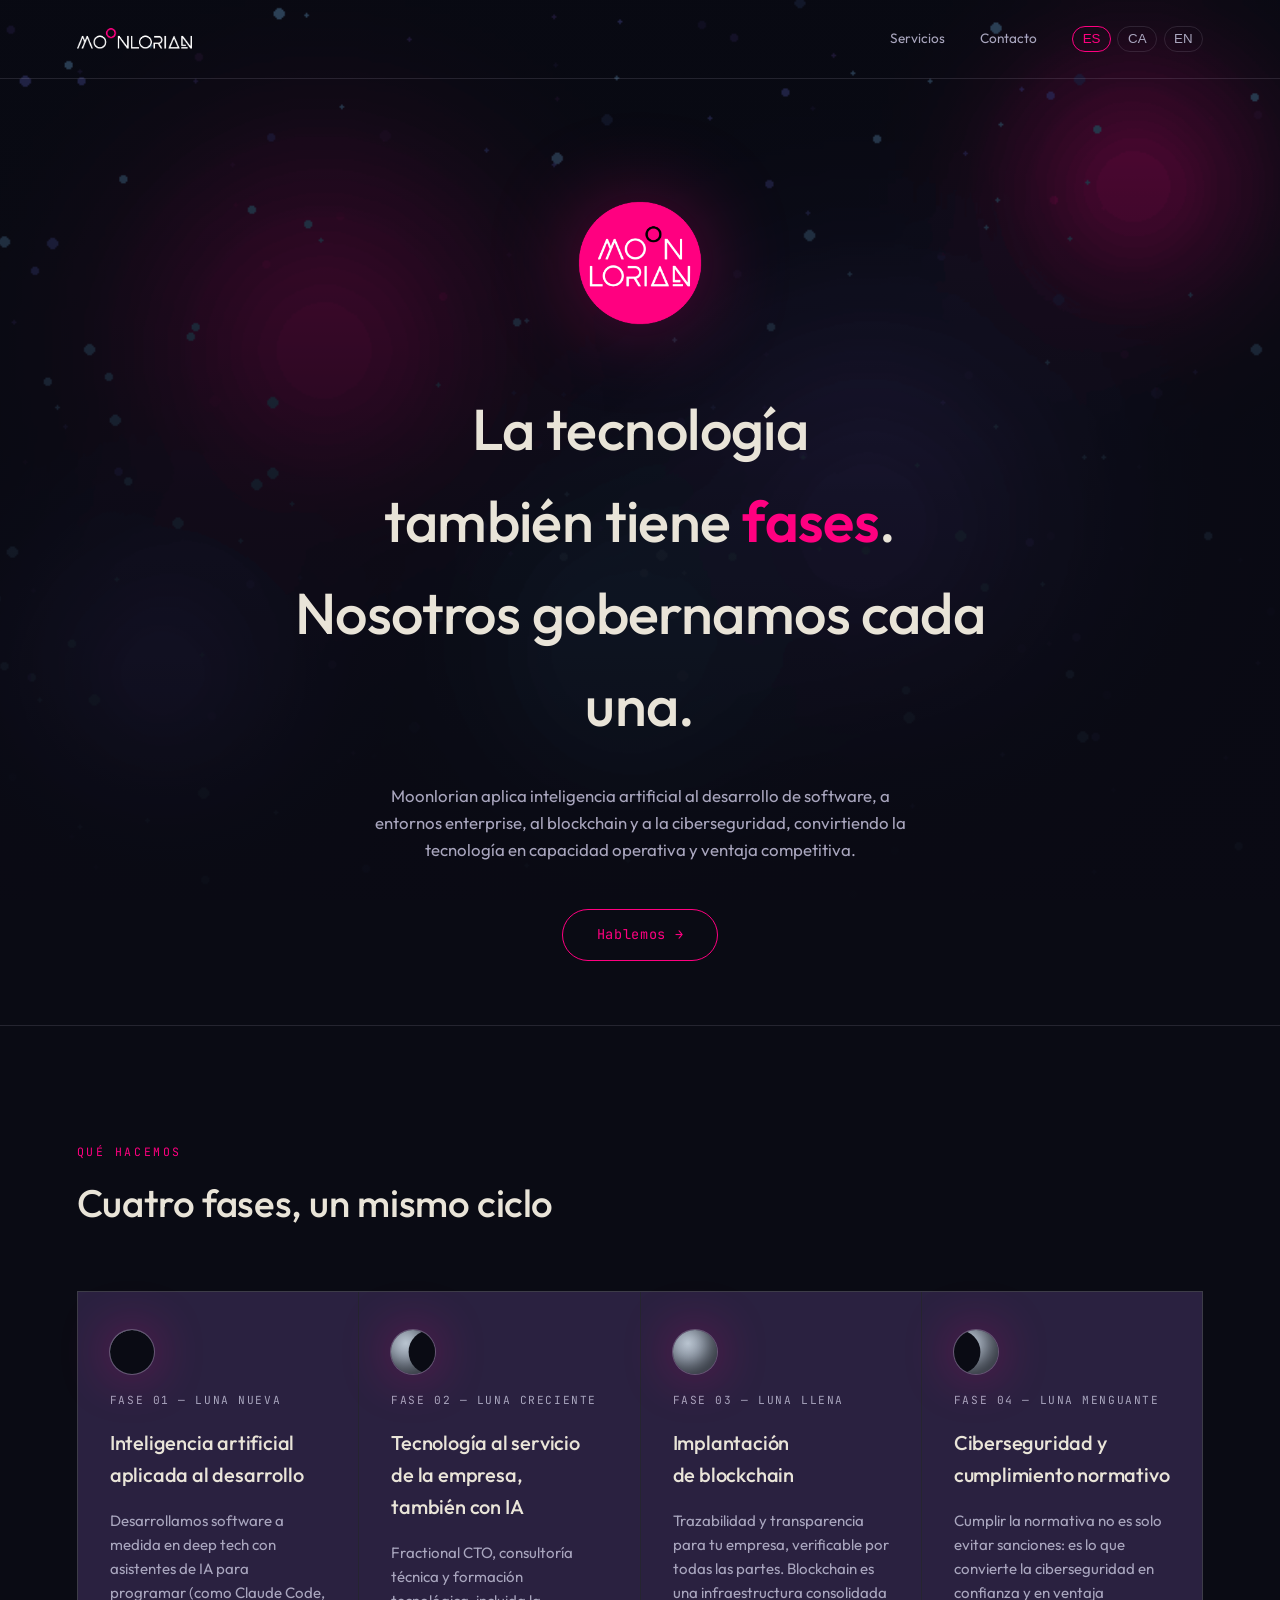
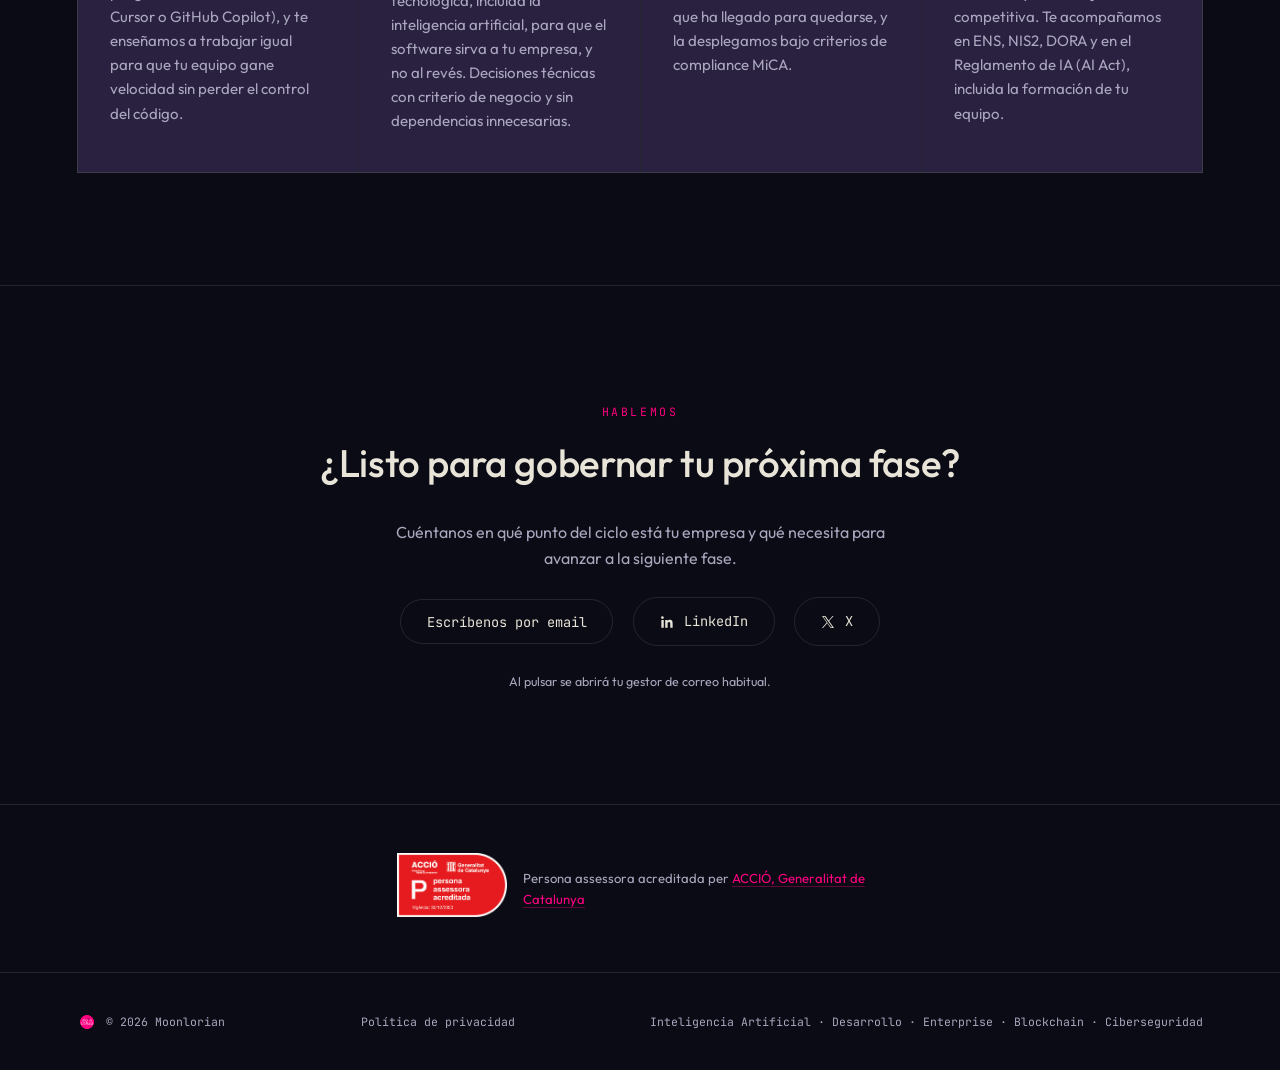
<file: index.html>
<!DOCTYPE html>
<html lang="es">
<head>
<meta charset="UTF-8">
<meta name="viewport" content="width=device-width, initial-scale=1.0">
<title id="doc-title">Moonlorian — IA, blockchain y ciberseguridad</title>
<meta name="description" id="meta-description" content="Moonlorian aplica inteligencia artificial al desarrollo de software, a entornos enterprise, al blockchain y a la ciberseguridad.">
<meta name="theme-color" content="#0A0B14">
<link rel="canonical" href="https://www.moonlorian.com/">
<meta property="og:type" content="website">
<meta property="og:site_name" content="Moonlorian">
<meta property="og:url" content="https://www.moonlorian.com/">
<meta property="og:title" id="og-title" content="Moonlorian — IA, blockchain y ciberseguridad">
<meta property="og:description" id="og-description" content="Moonlorian aplica inteligencia artificial al desarrollo de software, a entornos enterprise, al blockchain y a la ciberseguridad.">
<meta property="og:image" content="https://www.moonlorian.com/assets/og-image.png">
<meta property="og:image:width" content="1200">
<meta property="og:image:height" content="630">
<meta property="og:image:alt" content="Moonlorian — IA, blockchain y ciberseguridad">
<meta property="og:locale" content="es_ES">
<meta name="twitter:card" content="summary_large_image">
<link rel="icon" type="image/png" href="assets/logo-redondo-magenta.png">
<link rel="preconnect" href="https://fonts.googleapis.com">
<link rel="preconnect" href="https://fonts.gstatic.com" crossorigin>
<link href="https://fonts.googleapis.com/css2?family=Outfit:wght@300;400;500;600;700&family=JetBrains+Mono:wght@400;500&display=swap" rel="stylesheet">
<link rel="stylesheet" href="styles.css">
</head>
<body>

  <div class="bg-galaxy" aria-hidden="true"></div>

  <header class="nav">
    <img class="brand-logo" src="assets/logo-horitzontal-blanco.png" alt="Moonlorian" height="26">
    <div class="nav-right">
      <nav class="nav-links">
        <a href="#servicios" data-i18n="nav_servicios">Servicios</a>
        <a href="#contacto" data-i18n="nav_contacto">Contacto</a>
      </nav>
      <div class="lang-switch" role="group" aria-label="Idioma">
        <button type="button" data-lang="es" class="active">ES</button>
        <button type="button" data-lang="ca">CA</button>
        <button type="button" data-lang="en">EN</button>
      </div>
    </div>
  </header>

  <section class="hero" id="inicio">
    <img class="hero-mark" src="assets/logo-redondo-magenta.png" alt="Moonlorian" width="176" height="176">
    <h1 data-i18n-html="hero_title">La tecnología también tiene <span>fases</span>.<br>Nosotros gobernamos cada una.</h1>
    <p class="subtitle" data-i18n="hero_subtitle">Moonlorian aplica inteligencia artificial al desarrollo de software, a entornos enterprise, al blockchain y a la ciberseguridad, convirtiendo la tecnología en capacidad operativa y ventaja competitiva.</p>
    <a class="cta" href="#contacto" data-i18n="hero_cta">Hablemos →</a>
  </section>

  <section class="section" id="servicios">
    <div class="section-head reveal">
      <span class="eyebrow" data-i18n="serv_eyebrow">Qué hacemos</span>
      <h2 data-i18n="serv_title">Cuatro fases, un mismo ciclo</h2>
    </div>
    <div class="phases-grid">
      <div class="phase-card reveal">
        <div class="moon phase-new" aria-hidden="true"></div>
        <span class="phase-label" data-i18n="phase1_label">Fase 01 — Luna nueva</span>
        <h3 data-i18n="phase1_title">Inteligencia artificial aplicada al desarrollo</h3>
        <p data-i18n="phase1_desc">Desarrollamos software a medida en deep tech con asistentes de IA para programar (como Claude Code, Cursor o GitHub Copilot), y te enseñamos a trabajar igual para que tu equipo gane velocidad sin perder el control del código.</p>
      </div>
      <div class="phase-card reveal">
        <div class="moon phase-waxing" aria-hidden="true"></div>
        <span class="phase-label" data-i18n="phase2_label">Fase 02 — Luna creciente</span>
        <h3 data-i18n="phase2_title">Tecnología al servicio de la empresa, también con IA</h3>
        <p data-i18n="phase2_desc">Fractional CTO, consultoría técnica y formación tecnológica, incluida la inteligencia artificial, para que el software sirva a tu empresa, y no al revés. Decisiones técnicas con criterio de negocio y sin dependencias innecesarias.</p>
      </div>
      <div class="phase-card reveal">
        <div class="moon phase-full" aria-hidden="true"></div>
        <span class="phase-label" data-i18n="phase3_label">Fase 03 — Luna llena</span>
        <h3 data-i18n="phase3_title">Implantación de blockchain</h3>
        <p data-i18n="phase3_desc">Trazabilidad y transparencia para tu empresa, verificable por todas las partes. Blockchain es una infraestructura consolidada que ha llegado para quedarse, y la desplegamos bajo criterios de compliance MiCA.</p>
      </div>
      <div class="phase-card reveal">
        <div class="moon phase-waning" aria-hidden="true"></div>
        <span class="phase-label" data-i18n="phase4_label">Fase 04 — Luna menguante</span>
        <h3 data-i18n="phase4_title">Ciberseguridad y cumplimiento normativo</h3>
        <p data-i18n="phase4_desc">Cumplir la normativa no es solo evitar sanciones: es lo que convierte la ciberseguridad en confianza y en ventaja competitiva. Te acompañamos en ENS, NIS2, DORA y en el Reglamento de IA (AI Act), incluida la formación de tu equipo.</p>
      </div>
    </div>
  </section>

  <section class="section contacto" id="contacto">
    <div class="section-head reveal">
      <span class="eyebrow" data-i18n="contact_eyebrow">Hablemos</span>
      <h2 data-i18n="contact_title">¿Listo para gobernar tu próxima fase?</h2>
    </div>
    <p class="reveal" style="color:var(--ink-dim); max-width:46ch;" data-i18n="contact_p">Cuéntanos en qué punto del ciclo está tu empresa y qué necesita para avanzar a la siguiente fase.</p>
    <div class="contact-links reveal">
      <button type="button" id="contact-email-btn" data-i18n="contact_email_btn">Escríbenos por email</button>
      <a href="https://es.linkedin.com/company/moonlorian" target="_blank" rel="noopener" aria-label="LinkedIn">
        <svg viewBox="0 0 24 24" fill="currentColor" aria-hidden="true"><path d="M20.45 20.45h-3.56v-5.57c0-1.33-.02-3.04-1.85-3.04-1.85 0-2.14 1.45-2.14 2.94v5.67H9.34V9h3.42v1.56h.05c.48-.9 1.64-1.85 3.37-1.85 3.6 0 4.27 2.37 4.27 5.46v6.28zM5.34 7.43a2.07 2.07 0 1 1 0-4.13 2.07 2.07 0 0 1 0 4.13zM7.12 20.45H3.56V9h3.56v11.45z"/></svg>
        <span>LinkedIn</span>
      </a>
      <a href="https://x.com/moonlorian" target="_blank" rel="noopener" aria-label="X">
        <svg viewBox="0 0 24 24" fill="currentColor" aria-hidden="true"><path d="M13.6 10.6 20.4 3h-1.6l-5.9 6.6L8.2 3H3l7.1 9.9L3 21h1.6l6.2-7 5 7H21l-7.4-10.4Zm-2.2 2.5-.7-1L5 4.3h2.2l4.6 6.4.7 1 6 8.3h-2.2l-4.9-6.5Z"/></svg>
        <span>X</span>
      </a>
    </div>
    <p class="contact-note reveal" data-i18n="contact_note">Al pulsar se abrirá tu gestor de correo habitual.</p>
  </section>

  <section class="accreditation reveal">
    <a href="http://www.accio.gencat.cat" target="_blank" rel="noopener">
      <img src="assets/segell-accio-horitzontal.png" alt="Segell ACCIÓ — Persona assessora acreditada">
    </a>
    <p class="accreditation-text">
      <span data-i18n="accreditation_text">Persona assessora acreditada per</span>
      <a href="https://www.accio.gencat.cat/ca/serveis/processos-acreditacio/persones-assessores/" target="_blank" rel="noopener" data-i18n="accreditation_link">ACCIÓ, Generalitat de Catalunya</a>
    </p>
  </section>

  <footer class="site-footer">
    <span class="footer-brand">
      <img src="assets/logo-redondo-magenta.png" alt="" width="20" height="20" style="border-radius:50%;">
      © 2026 Moonlorian
    </span>
    <span class="footer-links">
      <a href="privacidad.html" data-i18n="footer_privacy">Política de privacidad</a>
    </span>
    <span data-i18n="footer_tagline">Inteligencia Artificial · Desarrollo · Enterprise · Blockchain · Ciberseguridad</span>
  </footer>

  <script src="script.js"></script>
</body>
</html>
</file>
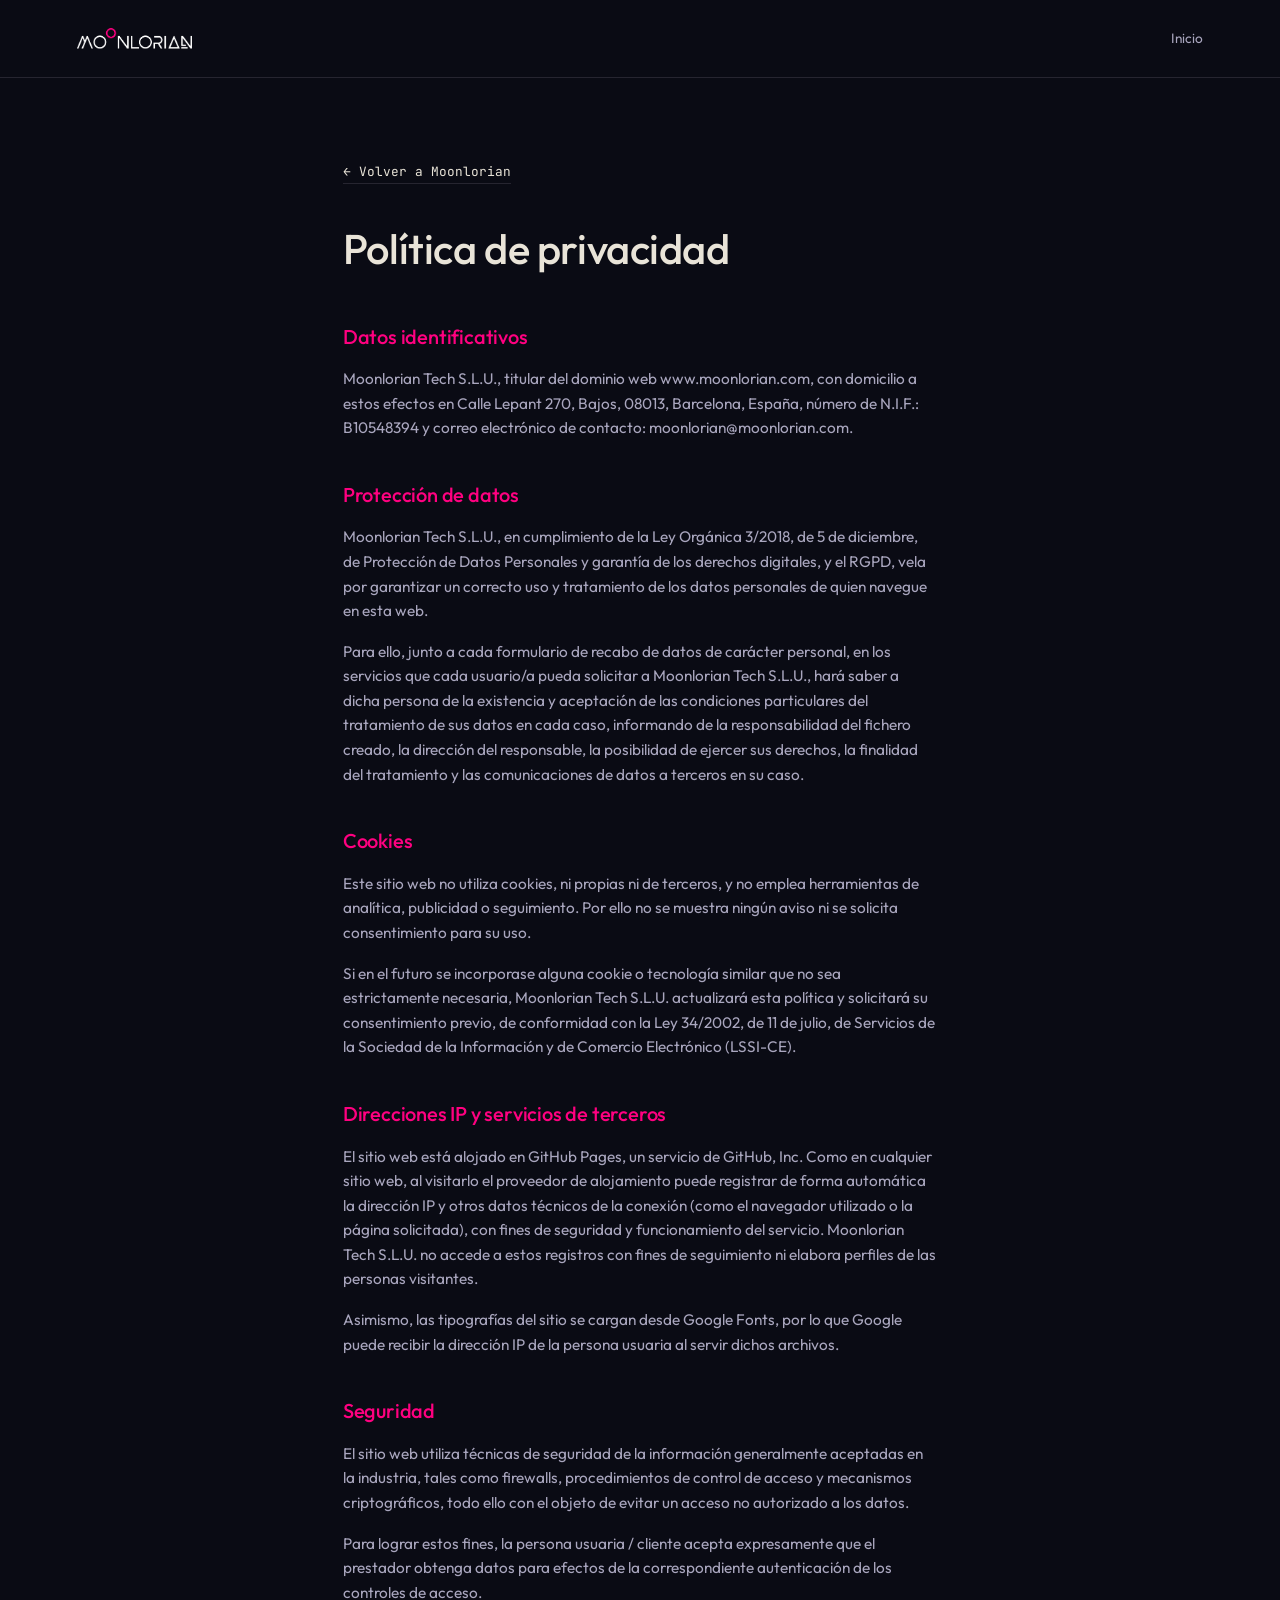
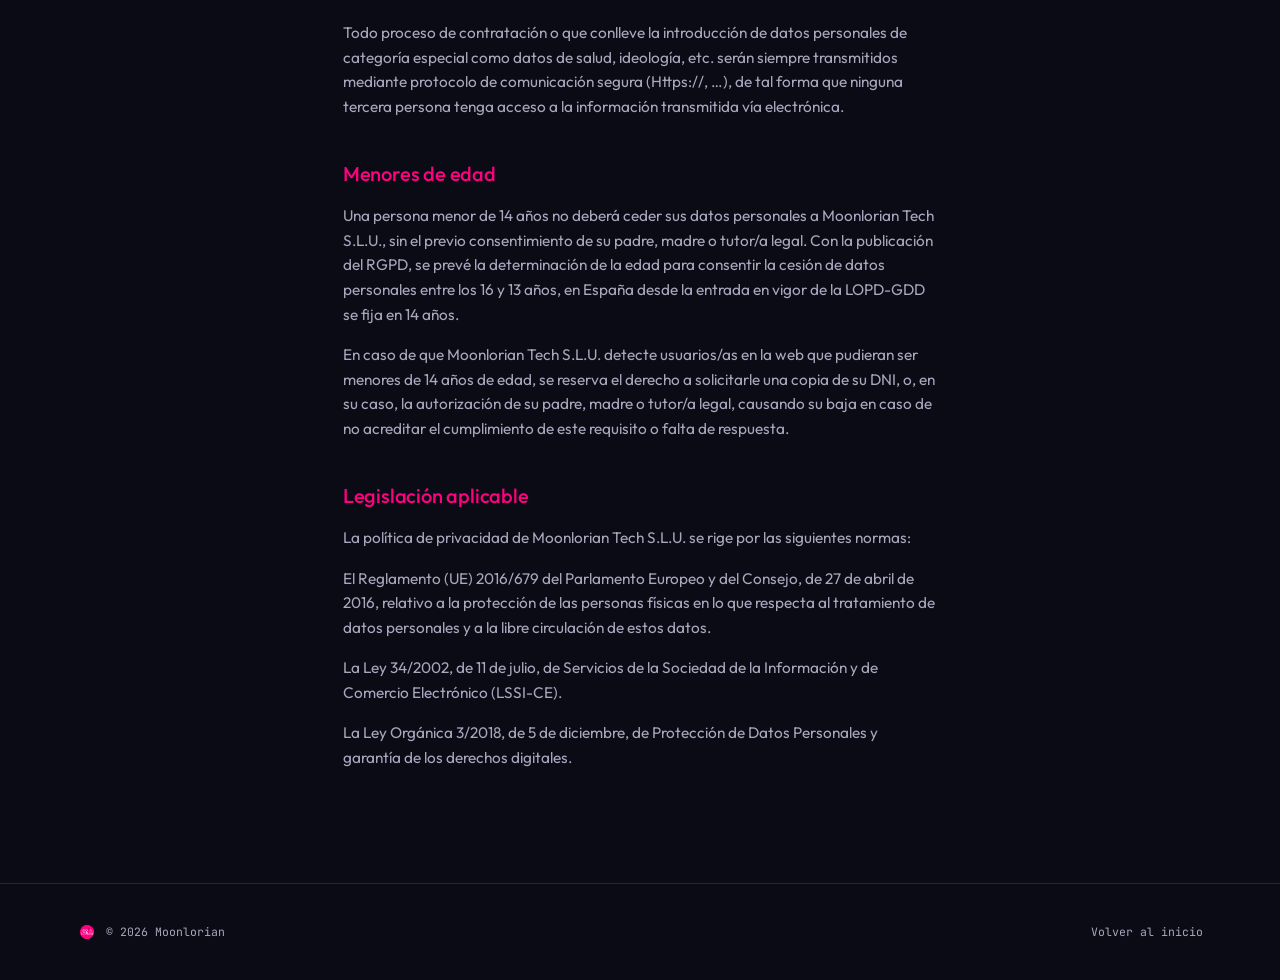
<file: privacidad.html>
<!DOCTYPE html>
<html lang="es">
<head>
<meta charset="UTF-8">
<meta name="viewport" content="width=device-width, initial-scale=1.0">
<title>Política de privacidad — Moonlorian</title>
<meta name="description" content="Política de privacidad de Moonlorian Tech S.L.U.: protección de datos y cookies.">
<meta name="theme-color" content="#0A0B14">
<link rel="canonical" href="https://www.moonlorian.com/privacidad.html">
<link rel="icon" type="image/png" href="assets/logo-redondo-magenta.png">
<link rel="preconnect" href="https://fonts.googleapis.com">
<link rel="preconnect" href="https://fonts.gstatic.com" crossorigin>
<link href="https://fonts.googleapis.com/css2?family=Outfit:wght@300;400;500;600;700&family=JetBrains+Mono:wght@400;500&display=swap" rel="stylesheet">
<link rel="stylesheet" href="styles.css">
</head>
<body>

  <header class="nav">
    <img class="brand-logo" src="assets/logo-horitzontal-blanco.png" alt="Moonlorian" height="26">
    <div class="nav-right">
      <nav class="nav-links">
        <a href="index.html">Inicio</a>
      </nav>
    </div>
  </header>

  <main class="legal">
    <a class="back-link" href="index.html">← Volver a Moonlorian</a>
    <h1>Política de privacidad</h1>

    <h2>Datos identificativos</h2>
    <p>Moonlorian Tech S.L.U., titular del dominio web www.moonlorian.com, con domicilio a estos efectos en Calle Lepant 270, Bajos, 08013, Barcelona, España, número de N.I.F.: B10548394 y correo electrónico de contacto: moonlorian@moonlorian.com.</p>

    <h2>Protección de datos</h2>
    <p>Moonlorian Tech S.L.U., en cumplimiento de la Ley Orgánica 3/2018, de 5 de diciembre, de Protección de Datos Personales y garantía de los derechos digitales, y el RGPD, vela por garantizar un correcto uso y tratamiento de los datos personales de quien navegue en esta web.</p>
    <p>Para ello, junto a cada formulario de recabo de datos de carácter personal, en los servicios que cada usuario/a pueda solicitar a Moonlorian Tech S.L.U., hará saber a dicha persona de la existencia y aceptación de las condiciones particulares del tratamiento de sus datos en cada caso, informando de la responsabilidad del fichero creado, la dirección del responsable, la posibilidad de ejercer sus derechos, la finalidad del tratamiento y las comunicaciones de datos a terceros en su caso.</p>

    <h2>Cookies</h2>
    <p>Este sitio web no utiliza cookies, ni propias ni de terceros, y no emplea herramientas de analítica, publicidad o seguimiento. Por ello no se muestra ningún aviso ni se solicita consentimiento para su uso.</p>
    <p>Si en el futuro se incorporase alguna cookie o tecnología similar que no sea estrictamente necesaria, Moonlorian Tech S.L.U. actualizará esta política y solicitará su consentimiento previo, de conformidad con la Ley 34/2002, de 11 de julio, de Servicios de la Sociedad de la Información y de Comercio Electrónico (LSSI-CE).</p>

    <h2>Direcciones IP y servicios de terceros</h2>
    <p>El sitio web está alojado en GitHub Pages, un servicio de GitHub, Inc. Como en cualquier sitio web, al visitarlo el proveedor de alojamiento puede registrar de forma automática la dirección IP y otros datos técnicos de la conexión (como el navegador utilizado o la página solicitada), con fines de seguridad y funcionamiento del servicio. Moonlorian Tech S.L.U. no accede a estos registros con fines de seguimiento ni elabora perfiles de las personas visitantes.</p>
    <p>Asimismo, las tipografías del sitio se cargan desde Google Fonts, por lo que Google puede recibir la dirección IP de la persona usuaria al servir dichos archivos.</p>

    <h2>Seguridad</h2>
    <p>El sitio web utiliza técnicas de seguridad de la información generalmente aceptadas en la industria, tales como firewalls, procedimientos de control de acceso y mecanismos criptográficos, todo ello con el objeto de evitar un acceso no autorizado a los datos.</p>
    <p>Para lograr estos fines, la persona usuaria / cliente acepta expresamente que el prestador obtenga datos para efectos de la correspondiente autenticación de los controles de acceso.</p>
    <p>Todo proceso de contratación o que conlleve la introducción de datos personales de categoría especial como datos de salud, ideología, etc. serán siempre transmitidos mediante protocolo de comunicación segura (Https://, …), de tal forma que ninguna tercera persona tenga acceso a la información transmitida vía electrónica.</p>

    <h2>Menores de edad</h2>
    <p>Una persona menor de 14 años no deberá ceder sus datos personales a Moonlorian Tech S.L.U., sin el previo consentimiento de su padre, madre o tutor/a legal. Con la publicación del RGPD, se prevé la determinación de la edad para consentir la cesión de datos personales entre los 16 y 13 años, en España desde la entrada en vigor de la LOPD-GDD se fija en 14 años.</p>
    <p>En caso de que Moonlorian Tech S.L.U. detecte usuarios/as en la web que pudieran ser menores de 14 años de edad, se reserva el derecho a solicitarle una copia de su DNI, o, en su caso, la autorización de su padre, madre o tutor/a legal, causando su baja en caso de no acreditar el cumplimiento de este requisito o falta de respuesta.</p>

    <h2>Legislación aplicable</h2>
    <p>La política de privacidad de Moonlorian Tech S.L.U. se rige por las siguientes normas:</p>
    <p>El Reglamento (UE) 2016/679 del Parlamento Europeo y del Consejo, de 27 de abril de 2016, relativo a la protección de las personas físicas en lo que respecta al tratamiento de datos personales y a la libre circulación de estos datos.</p>
    <p>La Ley 34/2002, de 11 de julio, de Servicios de la Sociedad de la Información y de Comercio Electrónico (LSSI-CE).</p>
    <p>La Ley Orgánica 3/2018, de 5 de diciembre, de Protección de Datos Personales y garantía de los derechos digitales.</p>
  </main>

  <footer class="site-footer">
    <span class="footer-brand">
      <img src="assets/logo-redondo-magenta.png" alt="" width="20" height="20" style="border-radius:50%;">
      © 2026 Moonlorian
    </span>
    <span class="footer-links">
      <a href="index.html">Volver al inicio</a>
    </span>
  </footer>

</body>
</html>
</file>
<file: styles.css>
:root{
  --bg: #0A0B14;
  --bg-soft: #10121F;
  --card: #1E1B33;
  --line: rgba(201, 196, 216, 0.14);
  --ink: #E9E4D8;
  --ink-dim: #A9A6BE;
  --gold: #FF0080;
  --gold-soft: rgba(255, 0, 128, 0.35);
  --silver: #B9C4D0;
  --violet: #2A2140;
  --nebula-1: rgba(255, 0, 128, 0.30);
  --nebula-2: rgba(122, 90, 220, 0.26);
  --nebula-3: rgba(60, 160, 220, 0.18);
  --display: 'Outfit', sans-serif;
  --body: 'Outfit', sans-serif;
  --mono: 'JetBrains Mono', monospace;
}

*{ box-sizing: border-box; margin:0; padding:0; }

html{ scroll-behavior: smooth; }

body{
  background: var(--bg);
  color: var(--ink);
  font-family: var(--body);
  line-height: 1.6;
  overflow-x: hidden;
  position: relative;
}

.bg-galaxy{
  position: fixed;
  inset: 0;
  z-index: 0;
  pointer-events: none;
  background-image: url('assets/galaxy-bg.gif');
  background-size: cover;
  background-position: center;
  opacity: 0.6;
}
.bg-galaxy::after{
  content:'';
  position: absolute;
  inset: 0;
  background: linear-gradient(180deg, rgba(10,11,20,0.15) 0%, rgba(10,11,20,0.75) 55%, rgba(10,11,20,0.95) 100%);
}

section, header, footer, main{ position: relative; z-index: 1; }
a{ color: inherit; text-decoration: none; }

.eyebrow{
  font-family: var(--mono);
  font-size: 0.72rem;
  letter-spacing: 0.22em;
  text-transform: uppercase;
  color: var(--gold);
}

h1, h2, h3{
  font-family: var(--display);
  font-weight: 500;
  letter-spacing: -0.01em;
  text-wrap: balance;
}

/* nav */
.nav{
  display:flex; align-items:center; justify-content: space-between;
  padding: 1.6rem 6vw;
  border-bottom: 1px solid var(--line);
  gap: 1.5rem;
}
.brand-logo{ display:block; height: 26px; width: auto; }
.nav-right{ display:flex; align-items:center; gap: 2.2rem; }
.nav-links{ display:flex; gap: 2.2rem; font-size: 0.85rem; color: var(--ink-dim); }
.nav-links a:hover{ color: var(--ink); }
@media (max-width: 720px){ .nav-links{ display:none; } }

.lang-switch{
  display:flex; gap: 0.4rem;
  font-family: var(--mono);
  font-size: 0.72rem;
}
.lang-switch button{
  background: none;
  border: 1px solid var(--line);
  color: var(--ink-dim);
  padding: 0.3rem 0.6rem;
  border-radius: 999px;
  cursor: pointer;
  transition: border-color 0.2s ease, color 0.2s ease;
}
.lang-switch button:hover{ color: var(--ink); }
.lang-switch button.active{
  border-color: var(--gold);
  color: var(--gold);
}

/* moon phase engine */
.moon{
  position: relative;
  border-radius: 50%;
  background: radial-gradient(circle at 34% 30%, var(--silver), #6d7686 72%);
  box-shadow: 0 0 50px var(--gold-soft), inset -8px -8px 16px rgba(0,0,0,0.45);
  overflow: hidden;
  flex-shrink: 0;
}
.moon::after{
  content:'';
  position:absolute; inset:0;
  border-radius:50%;
  background: var(--bg);
  transition: transform 0.6s ease;
}
.phase-new::after{ transform: translateX(0%); }
.phase-waxing::after{ transform: translateX(40%); }
.phase-full::after{ transform: translateX(108%); }
.phase-waning::after{ transform: translateX(-40%); }

/* hero */
.hero{
  min-height: 80vh;
  display:flex; flex-direction: column; align-items:center; justify-content:center;
  text-align:center;
  padding: 6rem 6vw 4rem;
  gap: 2rem;
}
.hero-mark{
  width: 176px; height: 176px;
  filter: drop-shadow(0 0 44px var(--gold-soft));
  animation: float 7s ease-in-out infinite;
}
@keyframes float{
  0%, 100%{ transform: translateY(0); }
  50%{ transform: translateY(-8px); }
}
@media (prefers-reduced-motion: reduce){
  .hero-mark{ animation: none; }
}

.hero h1{
  font-size: clamp(1.9rem, 5vw, 3.6rem);
  max-width: 20ch;
  color: var(--ink);
}
.hero h1 span{ color: var(--gold); font-weight: 600; }
.hero p.subtitle{
  max-width: 50ch;
  color: var(--ink-dim);
  font-size: 1.05rem;
}
.cta{
  display:inline-block;
  margin-top: 0.8rem;
  padding: 0.9rem 2.1rem;
  border: 1px solid var(--gold);
  border-radius: 999px;
  color: var(--gold);
  font-family: var(--mono);
  font-size: 0.85rem;
  letter-spacing: 0.05em;
  transition: background 0.25s ease, color 0.25s ease;
  cursor: pointer;
}
.cta:hover{ background: var(--gold); color: var(--bg); }

/* section shell */
.section{
  padding: 7rem 6vw;
  border-top: 1px solid var(--line);
}
.section-head{
  max-width: 60ch;
  margin-bottom: 3.5rem;
}
.section-head h2{
  font-size: clamp(1.7rem, 3vw, 2.4rem);
  margin-top: 0.6rem;
}

/* services grid */
.phases-grid{
  display:grid;
  grid-template-columns: repeat(auto-fit, minmax(240px, 1fr));
  gap: 1px;
  background: var(--line);
  border: 1px solid var(--line);
}
.phase-card{
  background: var(--violet);
  padding: 2.4rem 2rem;
  display:flex; flex-direction:column; gap: 1.1rem;
}
.phase-card .moon{
  width: 44px; height: 44px;
  box-shadow: 0 0 0 1px rgba(185,196,208,0.35), 0 0 50px var(--gold-soft), inset -8px -8px 16px rgba(0,0,0,0.45);
}
.phase-label{
  font-family: var(--mono);
  font-size: 0.7rem;
  letter-spacing: 0.14em;
  text-transform: uppercase;
  color: var(--ink-dim);
}
.phase-card h3{ font-size: 1.25rem; color: var(--ink); }
.phase-card p{ color: var(--ink-dim); font-size: 0.94rem; }

/* contact */
.contacto{
  text-align:center;
  display:flex; flex-direction:column; align-items:center; gap: 1.6rem;
}
.contacto .section-head{ margin: 0 auto; text-align:center; }
.contact-links{
  display:flex; gap: 1.2rem; flex-wrap: wrap; justify-content:center;
  align-items:center;
}
.contact-links a, .contact-links button{
  display: inline-flex;
  align-items: center;
  gap: 0.55rem;
  font-family: var(--mono);
  font-size: 0.85rem;
  padding: 0.8rem 1.6rem;
  border: 1px solid var(--line);
  border-radius: 999px;
  color: var(--ink);
  background: none;
  cursor: pointer;
  transition: border-color 0.25s ease, color 0.25s ease;
}
.contact-links svg{ width: 16px; height: 16px; flex-shrink: 0; }
.contact-links a:hover, .contact-links button:hover{ border-color: var(--gold); color: var(--gold); }
.contact-note{
  font-size: 0.78rem;
  color: var(--ink-dim);
  opacity: 0.8;
}

/* accreditation badge */
.accreditation{
  display:flex; align-items:center; gap: 1rem; flex-wrap:wrap; justify-content:center;
  padding: 3rem 6vw;
  border-top: 1px solid var(--line);
  text-align: left;
}
.accreditation img{
  height: 64px; width: auto; flex-shrink:0;
}
.accreditation-text{
  font-size: 0.82rem;
  color: var(--ink-dim);
  max-width: 40ch;
}
.accreditation-text a{
  color: var(--gold);
  border-bottom: 1px solid var(--gold-soft);
}

/* footer */
footer.site-footer{
  padding: 2.4rem 6vw;
  border-top: 1px solid var(--line);
  display:flex; justify-content:space-between; align-items:center;
  font-family: var(--mono);
  font-size: 0.72rem;
  color: var(--ink-dim);
  flex-wrap: wrap;
  gap: 0.8rem;
}
footer .footer-brand{ display:flex; align-items:center; gap:0.6rem; }
footer .footer-links{ display:flex; gap: 1.2rem; }
footer .footer-links a:hover{ color: var(--ink); }

.reveal{
  opacity: 0;
  transform: translateY(16px);
  transition: opacity 0.7s ease, transform 0.7s ease;
}
.reveal.in{ opacity: 1; transform: translateY(0); }
@media (prefers-reduced-motion: reduce){
  .reveal{ opacity:1; transform:none; transition:none; }
}

@media (max-width: 720px){
  .accreditation{ text-align: center; }
}

/* legal / privacy page */
.legal{
  max-width: 68ch;
  margin: 0 auto;
  padding: 5rem 6vw 6rem;
}
.legal h1{
  font-size: clamp(1.8rem, 3.4vw, 2.6rem);
  margin-bottom: 2rem;
}
.legal h2{
  font-size: 1.25rem;
  margin: 2.4rem 0 0.9rem;
  color: var(--gold);
}
.legal p{
  color: var(--ink-dim);
  margin-bottom: 1rem;
  font-size: 0.96rem;
}
.legal a{
  color: var(--ink);
  border-bottom: 1px solid var(--line);
}
.back-link{
  display:inline-block;
  margin-bottom: 2rem;
  font-family: var(--mono);
  font-size: 0.8rem;
  color: var(--ink-dim);
}
.back-link:hover{ color: var(--gold); }
</file>
